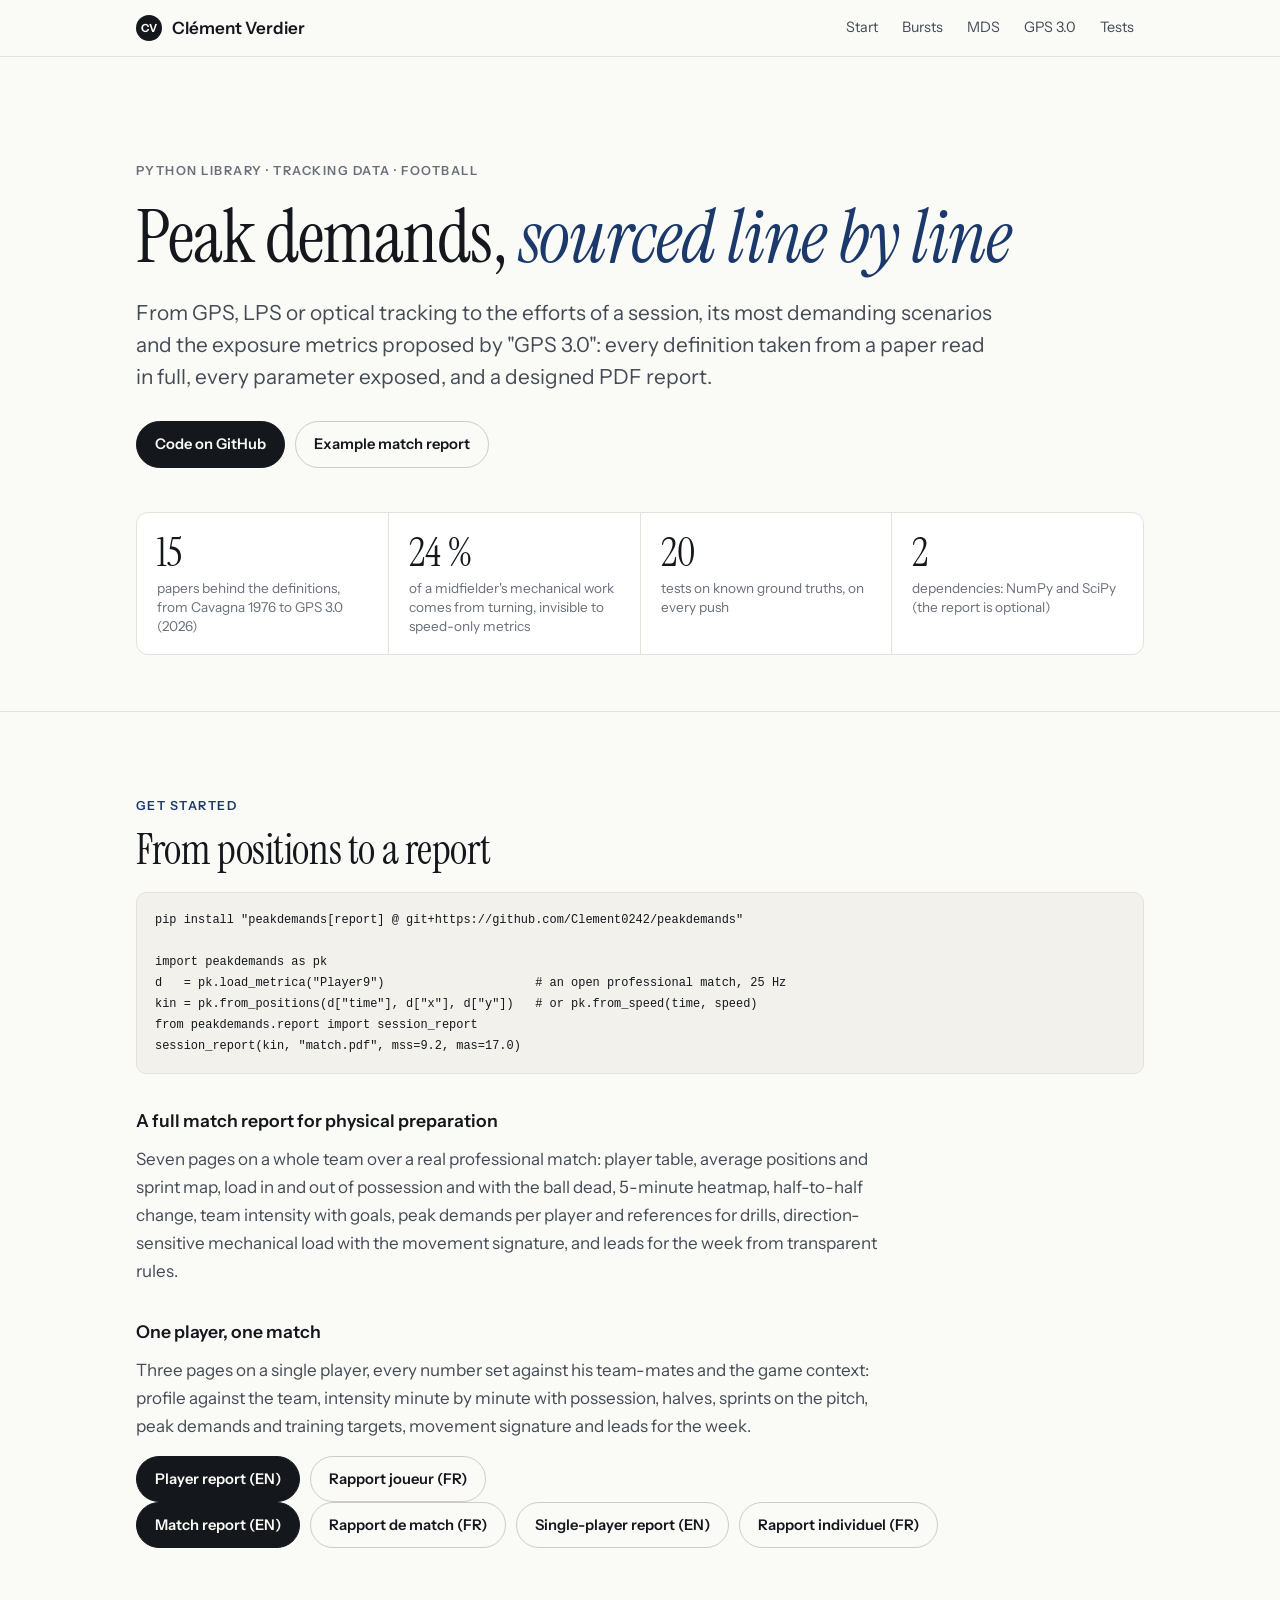
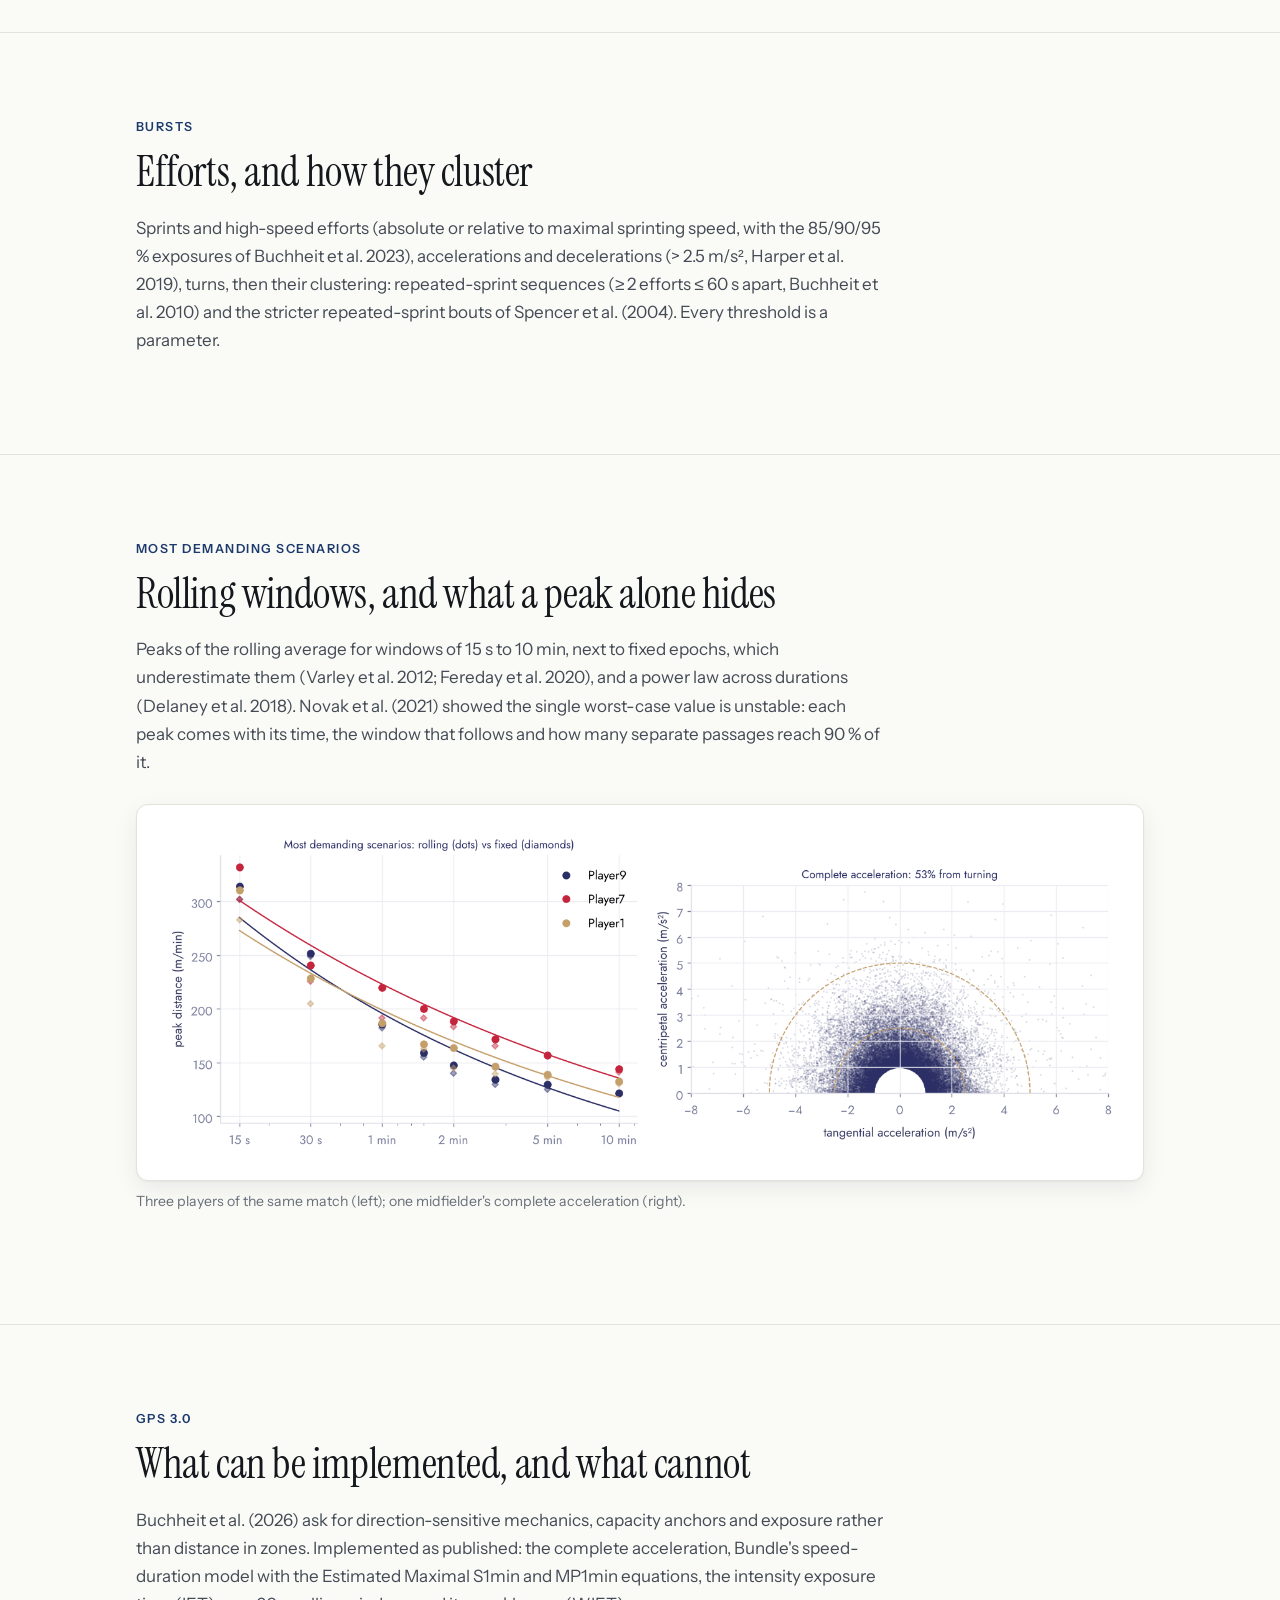
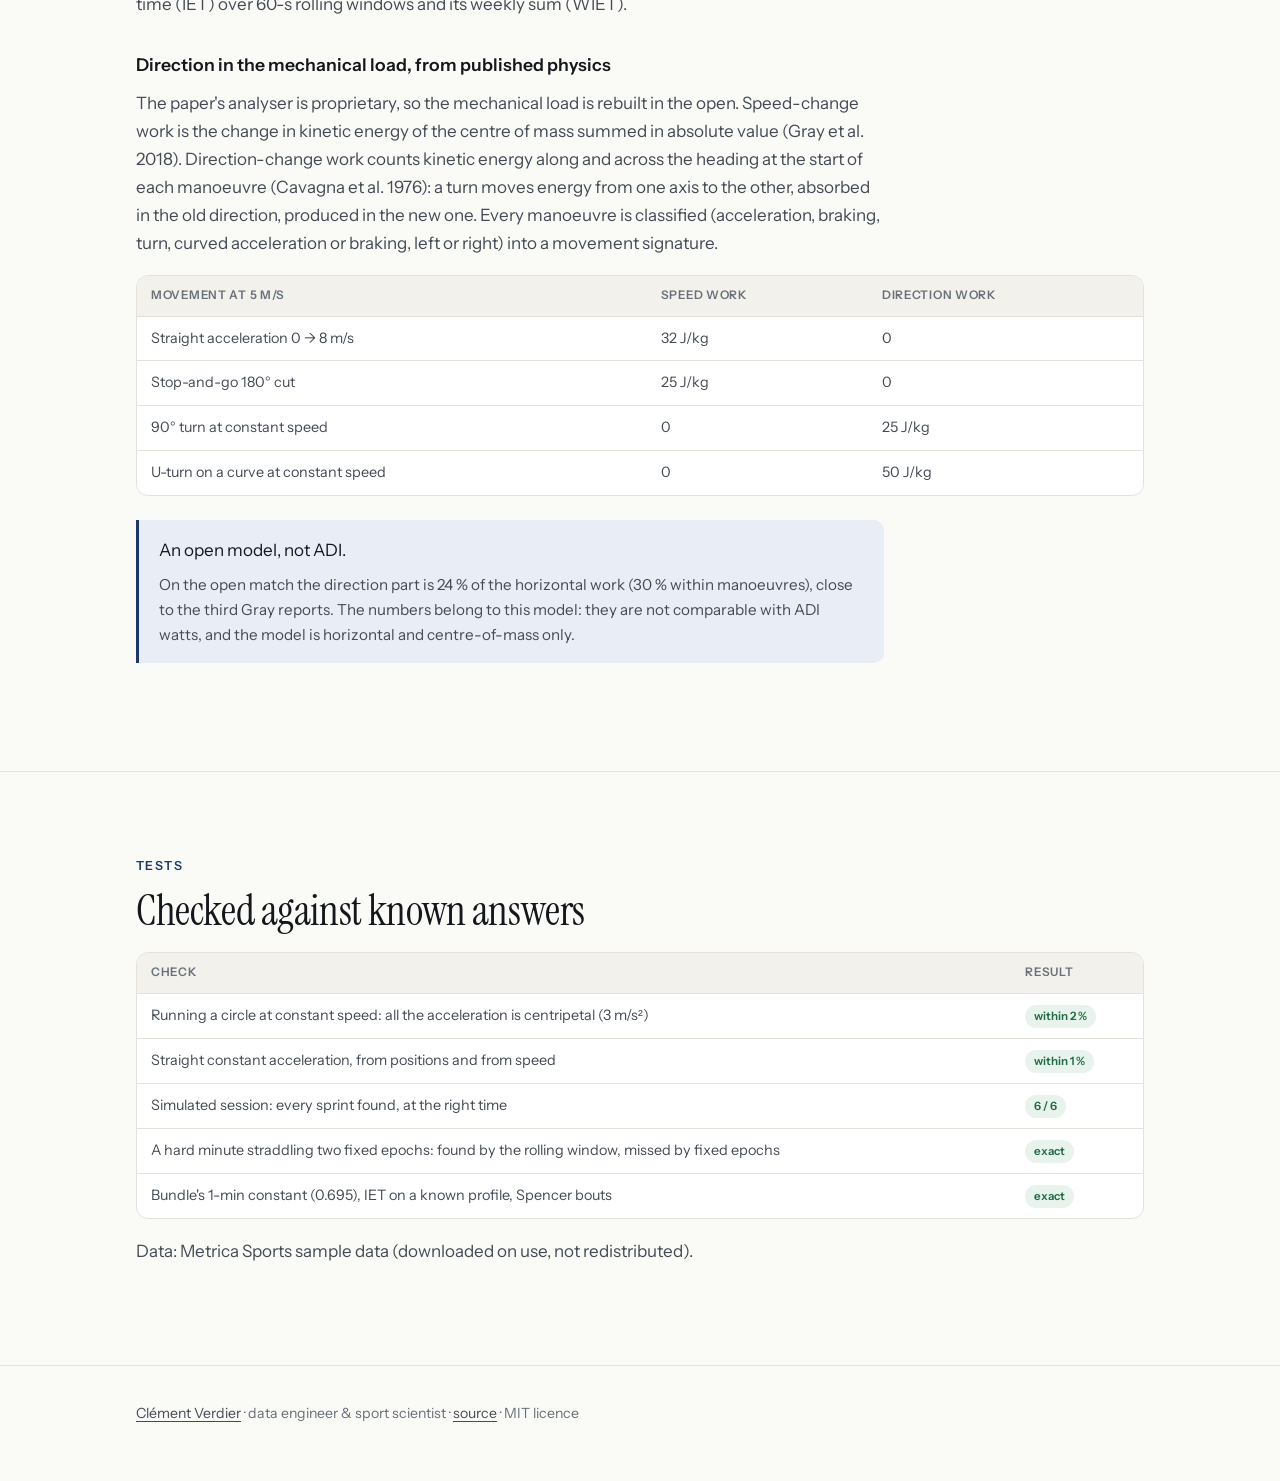
<file: docs/index.html>
<!doctype html>
<html lang="en">
<head>
<meta charset="utf-8">
<meta name="viewport" content="width=device-width, initial-scale=1">
<title>peakdemands</title>
<meta name="description" content="Bursts, most demanding scenarios and GPS 3.0 exposure metrics from tracking data, in Python, with a PDF report.">
<link rel="preconnect" href="https://fonts.googleapis.com">
<link rel="preconnect" href="https://fonts.gstatic.com" crossorigin>
<link href="https://fonts.googleapis.com/css2?family=Instrument+Serif:ital@0;1&family=Instrument+Sans:wght@400;500;600;700&display=swap" rel="stylesheet">
<link rel="stylesheet" href="projet.css">
</head>
<body>
<header class="barre"><div class="enveloppe">
  <a class="marque" href="https://clement0242.github.io"><b>CV</b> Clément Verdier</a>
  <nav aria-label="Sections">
    <a href="#start">Start</a><a href="#bursts">Bursts</a><a href="#mds">MDS</a><a href="#gps3">GPS 3.0</a><a href="#tests">Tests</a>
  </nav>
</div></header>

<main>
<div class="tete"><div class="enveloppe">
  <p class="surtitre">Python library · tracking data · football</p>
  <h1>Peak demands, <em>sourced line by line</em></h1>
  <p class="chapeau">From GPS, LPS or optical tracking to the efforts of a session, its most demanding scenarios and the
  exposure metrics proposed by "GPS 3.0": every definition taken from a paper read in full, every parameter exposed,
  and a designed PDF report.</p>
  <div class="boutons">
    <a class="bouton" href="https://github.com/Clement0242/peakdemands">Code on GitHub</a>
    <a class="bouton creux" href="example_match_report_en.pdf">Example match report</a>
  </div>
  <div class="chiffres">
    <div><b>15</b><span>papers behind the definitions, from Cavagna 1976 to GPS 3.0 (2026)</span></div>
    <div><b>24 %</b><span>of a midfielder's mechanical work comes from turning, invisible to speed-only metrics</span></div>
    <div><b>20</b><span>tests on known ground truths, on every push</span></div>
    <div><b>2</b><span>dependencies: NumPy and SciPy (the report is optional)</span></div>
  </div>
</div></div>

<section id="start"><div class="enveloppe">
  <p class="etiq">Get started</p>
  <h2>From positions to a report</h2>
<pre><code>pip install "peakdemands[report] @ git+https://github.com/Clement0242/peakdemands"

import peakdemands as pk
d   = pk.load_metrica("Player9")                     # an open professional match, 25 Hz
kin = pk.from_positions(d["time"], d["x"], d["y"])   # or pk.from_speed(time, speed)
from peakdemands.report import session_report
session_report(kin, "match.pdf", mss=9.2, mas=17.0)</code></pre>
  <h3>A full match report for physical preparation</h3>
  <div class="prose"><p>Seven pages on a whole team over a real professional match: player table, average positions and
  sprint map, load in and out of possession and with the ball dead, 5-minute heatmap, half-to-half change, team intensity
  with goals, peak demands per player and references for drills, direction-sensitive mechanical load with the movement
  signature, and leads for the week from transparent rules.</p></div>
  <h3>One player, one match</h3>
  <div class="prose"><p>Three pages on a single player, every number set against his team-mates and the game context:
  profile against the team, intensity minute by minute with possession, halves, sprints on the pitch, peak demands and
  training targets, movement signature and leads for the week.</p></div>
  <div class="boutons"><a class="bouton" href="example_player_report_en.pdf">Player report (EN)</a>
  <a class="bouton creux" href="example_player_report_fr.pdf">Rapport joueur (FR)</a></div>
  <div class="boutons"><a class="bouton" href="example_match_report_en.pdf">Match report (EN)</a>
  <a class="bouton creux" href="example_match_report_fr.pdf">Rapport de match (FR)</a>
  <a class="bouton creux" href="example_match_en.pdf">Single-player report (EN)</a>
  <a class="bouton creux" href="example_match_fr.pdf">Rapport individuel (FR)</a></div>
</div></section>

<section id="bursts"><div class="enveloppe">
  <p class="etiq">Bursts</p>
  <h2>Efforts, and how they cluster</h2>
  <div class="prose"><p>Sprints and high-speed efforts (absolute or relative to maximal sprinting speed, with the 85/90/95 %
  exposures of Buchheit et al. 2023), accelerations and decelerations (> 2.5 m/s², Harper et al. 2019), turns, then
  their clustering: repeated-sprint sequences (≥ 2 efforts ≤ 60 s apart, Buchheit et al. 2010) and the stricter
  repeated-sprint bouts of Spencer et al. (2004). Every threshold is a parameter.</p></div>
</div></section>

<section id="mds"><div class="enveloppe">
  <p class="etiq">Most demanding scenarios</p>
  <h2>Rolling windows, and what a peak alone hides</h2>
  <div class="prose"><p>Peaks of the rolling average for windows of 15 s to 10 min, next to fixed epochs, which
  underestimate them (Varley et al. 2012; Fereday et al. 2020), and a power law across durations (Delaney et al. 2018).
  Novak et al. (2021) showed the single worst-case value is unstable: each peak comes with its time, the window that
  follows and how many separate passages reach 90 % of it.</p></div>
  <figure><div class="feuille"><img src="mds_direction.png" alt="Left: peak distance per minute against window length for three players, rolling and fixed. Right: tangential against centripetal acceleration for one match." width="1560" height="546" loading="lazy"></div>
  <figcaption>Three players of the same match (left); one midfielder's complete acceleration (right).</figcaption></figure>
</div></section>

<section id="gps3"><div class="enveloppe">
  <p class="etiq">GPS 3.0</p>
  <h2>What can be implemented, and what cannot</h2>
  <div class="prose"><p>Buchheit et al. (2026) ask for direction-sensitive mechanics, capacity anchors and exposure rather
  than distance in zones. Implemented as published: the complete acceleration, Bundle's speed-duration model with the
  Estimated Maximal S1min and MP1min equations, the intensity exposure time (IET) over 60-s rolling windows and its weekly
  sum (WIET).</p></div>
  <h3>Direction in the mechanical load, from published physics</h3>
  <div class="prose"><p>The paper's analyser is proprietary, so the mechanical load is rebuilt in the open. Speed-change work
  is the change in kinetic energy of the centre of mass summed in absolute value (Gray et al. 2018). Direction-change work
  counts kinetic energy along and across the heading at the start of each manoeuvre (Cavagna et al. 1976): a turn moves
  energy from one axis to the other, absorbed in the old direction, produced in the new one. Every manoeuvre is classified
  (acceleration, braking, turn, curved acceleration or braking, left or right) into a movement signature.</p></div>
  <div class="tableau"><table>
    <thead><tr><th>Movement at 5 m/s</th><th>Speed work</th><th>Direction work</th></tr></thead>
    <tbody>
      <tr><td>Straight acceleration 0 → 8 m/s</td><td>32 J/kg</td><td>0</td></tr>
      <tr><td>Stop-and-go 180° cut</td><td>25 J/kg</td><td>0</td></tr>
      <tr><td>90° turn at constant speed</td><td>0</td><td>25 J/kg</td></tr>
      <tr><td>U-turn on a curve at constant speed</td><td>0</td><td>50 J/kg</td></tr>
    </tbody>
  </table></div>
  <div class="constat"><p>An open model, not ADI.</p>
  <p>On the open match the direction part is 24 % of the horizontal work (30 % within manoeuvres), close to the third
  Gray reports. The numbers belong to this model: they are not comparable with ADI watts, and the model is horizontal and
  centre-of-mass only.</p></div>
</div></section>

<section id="tests"><div class="enveloppe">
  <p class="etiq">Tests</p>
  <h2>Checked against known answers</h2>
  <div class="tableau"><table>
    <thead><tr><th>Check</th><th>Result</th></tr></thead>
    <tbody>
      <tr><td>Running a circle at constant speed: all the acceleration is centripetal (3 m/s²)</td><td><span class="pastille ok">within 2 %</span></td></tr>
      <tr><td>Straight constant acceleration, from positions and from speed</td><td><span class="pastille ok">within 1 %</span></td></tr>
      <tr><td>Simulated session: every sprint found, at the right time</td><td><span class="pastille ok">6 / 6</span></td></tr>
      <tr><td>A hard minute straddling two fixed epochs: found by the rolling window, missed by fixed epochs</td><td><span class="pastille ok">exact</span></td></tr>
      <tr><td>Bundle's 1-min constant (0.695), IET on a known profile, Spencer bouts</td><td><span class="pastille ok">exact</span></td></tr>
    </tbody>
  </table></div>
  <div class="prose"><p>Data: Metrica Sports sample data (downloaded on use, not redistributed).</p></div>
</div></section>
</main>

<footer><div class="enveloppe">
  <a href="https://clement0242.github.io">Clément Verdier</a> · data engineer &amp; sport scientist ·
  <a href="https://github.com/Clement0242/peakdemands">source</a> · MIT licence
</div></footer>
</body>
</html>
</file>
<file: docs/projet.css>
/* Project pages (GitHub Pages) of Clément Verdier — same direction as
   clement0242.github.io: paper, ink, one accent, Instrument Serif titles.
   No framework, no build; figures sit on a white "sheet" so they stay
   readable in dark mode. */

:root {
  --fond: #FAFAF7; --surface: #FFFFFF; --creux: #F2F1EC;
  --ligne: #E4E2DB; --ligne-2: #CFCCC3;
  --encre: #14171C; --texte-2: #444B55; --mut: #686F79;
  --accent: #1B3A6B; --accent-2: #2C5394; --accent-w: #E9EEF6;
  --ok: #1F6B43; --ok-w: #E7F3EC; --warn: #8A5300; --warn-w: #FBF0DC; --ko: #9B2C2C; --ko-w: #F8E6E6;
  --serif: "Instrument Serif", Georgia, serif;
  --texte: "Instrument Sans", "Helvetica Neue", Helvetica, Arial, sans-serif;
  --mono: ui-monospace, "SFMono-Regular", Menlo, Consolas, monospace;
  --large: 1120px; --lisible: 68ch;
  --ombre: 0 1px 2px rgba(20, 23, 28, .04), 0 8px 24px rgba(20, 23, 28, .07);
  color-scheme: light;
}
@media (prefers-color-scheme: dark) {
  :root:not([data-theme="light"]) {
    --fond: #111418; --surface: #181C22; --creux: #1F242B;
    --ligne: #2A3038; --ligne-2: #3A414B;
    --encre: #ECEDEF; --texte-2: #C4C8CE; --mut: #9AA1AB;
    --accent: #9DB8E8; --accent-2: #B9CCF0; --accent-w: #1C2635;
    --ok: #8FD3AC; --ok-w: #16281F; --warn: #F0C27A; --warn-w: #2C2414; --ko: #F0A3A3; --ko-w: #2E1A1A;
    color-scheme: dark;
  }
}

*, *::before, *::after { box-sizing: border-box; }
html { -webkit-text-size-adjust: 100%; scroll-behavior: smooth; }
body {
  margin: 0; background: var(--fond); color: var(--texte-2);
  font: 400 1.0625rem/1.65 var(--texte); -webkit-font-smoothing: antialiased;
}
@media (prefers-reduced-motion: reduce) { html { scroll-behavior: auto; } }
a { color: var(--accent); text-underline-offset: 3px; text-decoration-thickness: 1px; }
a:hover { color: var(--accent-2); }
img { max-width: 100%; height: auto; display: block; }
code { font-family: var(--mono); font-size: .88em; background: var(--creux); padding: .1em .35em; border-radius: 4px; color: var(--encre); }
pre { font-family: var(--mono); font-size: .85rem; line-height: 1.55; background: var(--creux); border: 1px solid var(--ligne);
      border-radius: 10px; padding: 16px 18px; overflow-x: auto; color: var(--encre); }
pre code { background: none; padding: 0; }

.enveloppe { max-width: var(--large); margin: 0 auto; padding: 0 clamp(16px, 5vw, 56px); }

/* --- top bar -------------------------------------------------------------- */
.barre { position: sticky; top: 0; z-index: 10; background: color-mix(in srgb, var(--fond) 88%, transparent);
         backdrop-filter: saturate(1.4) blur(10px); border-bottom: 1px solid var(--ligne); }
.barre .enveloppe { display: flex; align-items: center; gap: 20px; height: 56px; }
.marque { font-weight: 600; color: var(--encre); text-decoration: none; display: flex; align-items: center; gap: 10px; white-space: nowrap; }
.marque b { width: 26px; height: 26px; border-radius: 50%; background: var(--encre); color: var(--fond);
            display: grid; place-items: center; font-size: .7rem; letter-spacing: .02em; }
.barre nav { display: flex; gap: 4px; margin-left: auto; overflow-x: auto; scrollbar-width: none; }
.barre nav::-webkit-scrollbar { display: none; }
.barre nav a { color: var(--texte-2); text-decoration: none; font-size: .9rem; padding: 6px 10px; border-radius: 999px; white-space: nowrap; }
.barre nav a:hover { background: var(--creux); color: var(--encre); }

/* --- header --------------------------------------------------------------- */
.tete { padding: clamp(48px, 9vw, 104px) 0 clamp(32px, 5vw, 56px); border-bottom: 1px solid var(--ligne); }
.surtitre { font-size: .78rem; font-weight: 600; letter-spacing: .12em; text-transform: uppercase; color: var(--mut); margin: 0 0 18px; }
h1 { font: 400 clamp(2.6rem, 7vw, 4.6rem)/1.02 var(--serif); color: var(--encre); letter-spacing: -.015em; margin: 0 0 22px; }
h1 em { color: var(--accent); }
.chapeau { font-size: clamp(1.1rem, 2vw, 1.3rem); line-height: 1.55; max-width: 62ch; margin: 0 0 28px; color: var(--texte-2); }
.boutons { display: flex; flex-wrap: wrap; gap: 10px; }
.bouton { display: inline-flex; align-items: center; gap: 8px; padding: 10px 18px; border-radius: 999px; font-weight: 600;
          font-size: .92rem; text-decoration: none; border: 1px solid var(--encre); background: var(--encre); color: var(--fond); }
.bouton:hover { color: var(--fond); opacity: .88; }
.bouton.creux { background: transparent; color: var(--encre); border-color: var(--ligne-2); }
.bouton.creux:hover { background: var(--creux); color: var(--encre); }

/* --- key figures ---------------------------------------------------------- */
.chiffres { display: grid; grid-template-columns: repeat(auto-fit, minmax(170px, 1fr)); gap: 1px; background: var(--ligne);
            border: 1px solid var(--ligne); border-radius: 12px; overflow: hidden; margin: clamp(28px, 4vw, 44px) 0 0; }
.chiffres div { background: var(--surface); padding: 18px 20px; }
.chiffres b { display: block; font: 400 clamp(1.9rem, 4vw, 2.5rem)/1.05 var(--serif); color: var(--encre); margin-bottom: 6px; }
.chiffres span { font-size: .85rem; color: var(--mut); line-height: 1.4; display: block; }

/* --- sections ------------------------------------------------------------- */
section { padding: clamp(44px, 7vw, 84px) 0; border-bottom: 1px solid var(--ligne); }
section:last-of-type { border-bottom: 0; }
h2 { font: 400 clamp(1.8rem, 4vw, 2.6rem)/1.1 var(--serif); color: var(--encre); margin: 0 0 18px; letter-spacing: -.01em; }
h3 { font-weight: 600; font-size: 1.1rem; color: var(--encre); margin: 32px 0 10px; }
.etiq { font-size: .78rem; font-weight: 600; letter-spacing: .12em; text-transform: uppercase; color: var(--accent); margin: 0 0 12px; }
.prose { max-width: var(--lisible); }
.prose p, .prose ul { margin: 0 0 16px; }
.prose li { margin-bottom: 6px; }
.prose strong { color: var(--encre); }

/* Key finding, in a box */
.constat { border-left: 3px solid var(--accent); background: var(--accent-w); padding: 16px 20px; border-radius: 0 10px 10px 0;
           margin: 24px 0; max-width: var(--lisible); color: var(--encre); }
.constat p { margin: 0; }
.constat p + p { margin-top: 8px; color: var(--texte-2); font-size: .95rem; }

/* Figures on a white sheet */
figure { margin: 28px 0; }
.feuille { background: #fff; border: 1px solid var(--ligne); border-radius: 12px; padding: clamp(10px, 2vw, 18px); box-shadow: var(--ombre); }
figcaption { font-size: .88rem; color: var(--mut); margin-top: 10px; max-width: var(--lisible); line-height: 1.5; }
.duo { display: grid; grid-template-columns: repeat(auto-fit, minmax(300px, 1fr)); gap: 20px; }
.duo figure { margin: 0; }

/* Cards */
.cartes { display: grid; grid-template-columns: repeat(auto-fit, minmax(240px, 1fr)); gap: 16px; margin: 24px 0; }
.carte { background: var(--surface); border: 1px solid var(--ligne); border-radius: 12px; padding: 18px 20px; }
.carte h3 { margin: 0 0 6px; font-size: 1rem; }
.carte p { margin: 0; font-size: .93rem; }
.carte .meta { font-size: .78rem; color: var(--mut); margin-top: 10px; font-family: var(--mono); overflow-wrap: anywhere; }

/* Tables */
.tableau { overflow-x: auto; border: 1px solid var(--ligne); border-radius: 12px; background: var(--surface); margin: 18px 0; }
table { border-collapse: collapse; width: 100%; font-size: .9rem; }
th, td { text-align: left; padding: 10px 14px; border-bottom: 1px solid var(--ligne); vertical-align: top; }
th { font-size: .74rem; font-weight: 600; letter-spacing: .06em; text-transform: uppercase; color: var(--mut); background: var(--creux); white-space: nowrap; }
tr:last-child td { border-bottom: 0; }
td.num, th.num { text-align: right; font-variant-numeric: tabular-nums; }
td code { white-space: nowrap; }

.pastille { display: inline-block; font-size: .72rem; font-weight: 600; padding: 2px 9px; border-radius: 999px; white-space: nowrap;
            background: var(--creux); color: var(--texte-2); }
.pastille.ok { background: var(--ok-w); color: var(--ok); }
.pastille.warn { background: var(--warn-w); color: var(--warn); }
.pastille.ko { background: var(--ko-w); color: var(--ko); }
.pastille.sante { background: var(--ko-w); color: var(--ko); }
.pastille.pseudo { background: var(--warn-w); color: var(--warn); }

/* Collapsible blocks (native <details>) */
details { border: 1px solid var(--ligne); border-radius: 12px; background: var(--surface); margin: 12px 0; }
details > summary { cursor: pointer; padding: 14px 18px; font-weight: 600; color: var(--encre); list-style: none; display: flex; gap: 10px; align-items: baseline; flex-wrap: wrap; }
details > summary::-webkit-details-marker { display: none; }
details > summary::before { content: "+"; font-family: var(--mono); color: var(--accent); width: 1ch; }
details[open] > summary::before { content: "−"; }
details > summary small { font-weight: 400; color: var(--mut); }
details .tableau { margin: 0 14px 14px; }
details > p { margin: 0 18px 12px; font-size: .93rem; }

/* Lineage diagram */
.lignage { overflow-x: auto; background: var(--surface); border: 1px solid var(--ligne); border-radius: 12px; padding: 14px; }
.lignage svg { display: block; min-width: 820px; width: 100%; height: auto; }
.lignage text { font-family: var(--texte); fill: var(--encre); }

footer { padding: 36px 0 56px; color: var(--mut); font-size: .88rem; border-top: 1px solid var(--ligne); }
footer a { color: var(--texte-2); }
</file>
